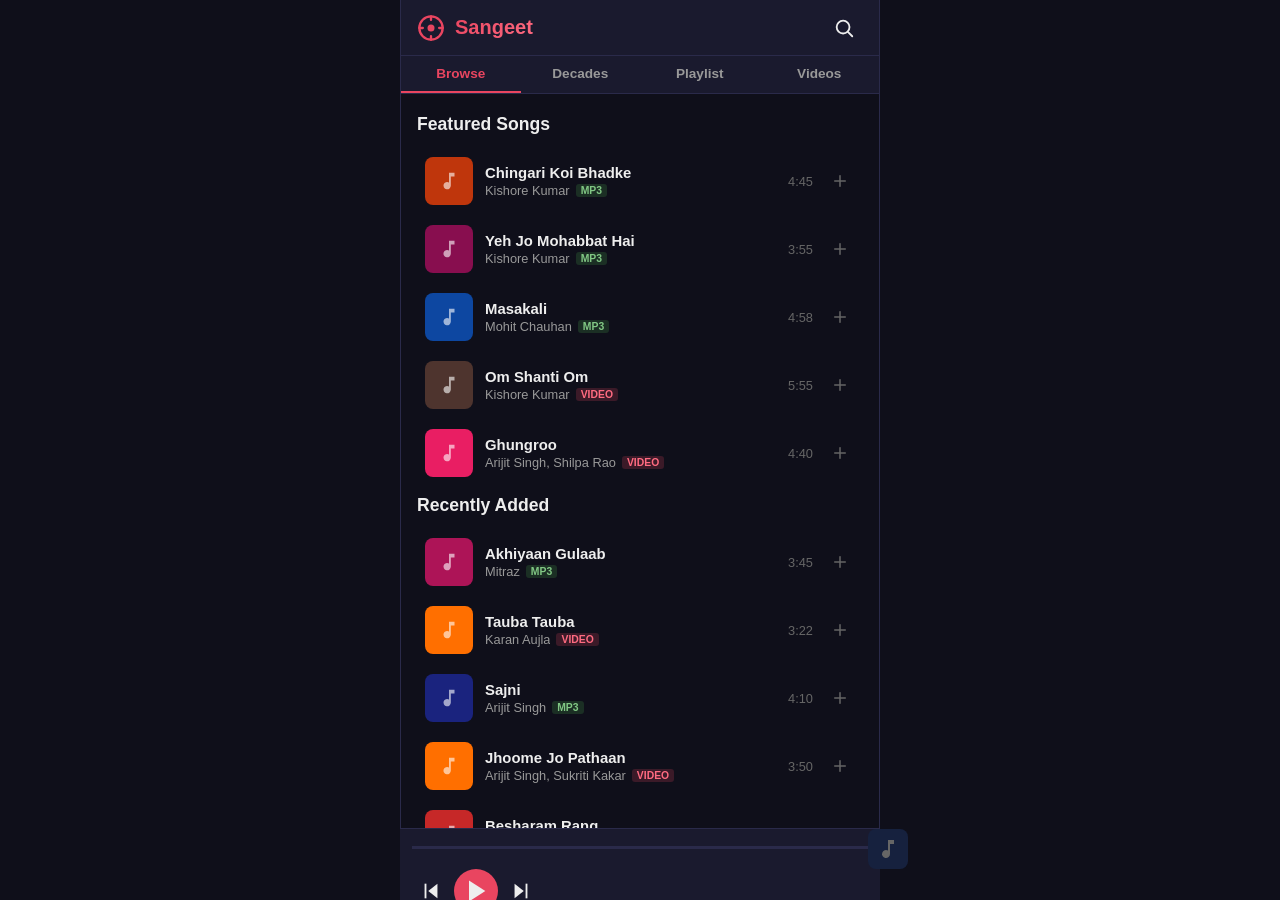
<file: music-player/index.html>
<!DOCTYPE html>
<html lang="en">
<head>
  <meta charset="UTF-8">
  <meta name="viewport" content="width=device-width, initial-scale=1.0, maximum-scale=1.0, user-scalable=no">
  <meta name="theme-color" content="#1a1a2e">
  <meta name="description" content="Indian Music Player - Play your favorite Indian songs from 1970s to 2024">
  <meta name="apple-mobile-web-app-capable" content="yes">
  <meta name="apple-mobile-web-app-status-bar-style" content="black-translucent">
  <title>Sangeet - Indian Music Player</title>
  <link rel="manifest" href="manifest.json">
  <link rel="icon" type="image/svg+xml" href="icons/icon.svg">
  <link rel="apple-touch-icon" href="icons/icon.svg">
  <link rel="stylesheet" href="css/styles.css">
</head>
<body>
  <div id="app">
    <!-- Header -->
    <header class="app-header">
      <div class="header-left">
        <svg class="logo-icon" viewBox="0 0 24 24" width="28" height="28">
          <circle cx="12" cy="12" r="10" fill="none" stroke="currentColor" stroke-width="2"/>
          <circle cx="12" cy="12" r="3" fill="currentColor"/>
          <path d="M12 2 L12 5 M12 19 L12 22 M2 12 L5 12 M19 12 L22 12" stroke="currentColor" stroke-width="2" stroke-linecap="round"/>
        </svg>
        <h1 class="app-title">Sangeet</h1>
      </div>
      <button class="search-toggle-btn" id="searchToggleBtn" aria-label="Search">
        <svg viewBox="0 0 24 24" width="22" height="22">
          <circle cx="11" cy="11" r="7" fill="none" stroke="currentColor" stroke-width="2"/>
          <line x1="16.5" y1="16.5" x2="21" y2="21" stroke="currentColor" stroke-width="2" stroke-linecap="round"/>
        </svg>
      </button>
    </header>

    <!-- Search Bar -->
    <div class="search-bar" id="searchBar">
      <div class="search-input-wrapper">
        <svg class="search-icon" viewBox="0 0 24 24" width="18" height="18">
          <circle cx="11" cy="11" r="7" fill="none" stroke="currentColor" stroke-width="2"/>
          <line x1="16.5" y1="16.5" x2="21" y2="21" stroke="currentColor" stroke-width="2" stroke-linecap="round"/>
        </svg>
        <input type="text" id="searchInput" placeholder="Search songs, artists, movies..." autocomplete="off">
        <button class="search-clear-btn" id="searchClearBtn" aria-label="Clear search">
          <svg viewBox="0 0 24 24" width="18" height="18">
            <line x1="6" y1="6" x2="18" y2="18" stroke="currentColor" stroke-width="2" stroke-linecap="round"/>
            <line x1="18" y1="6" x2="6" y2="18" stroke="currentColor" stroke-width="2" stroke-linecap="round"/>
          </svg>
        </button>
      </div>
    </div>

    <!-- Navigation Tabs -->
    <nav class="tab-nav" id="tabNav">
      <button class="tab-btn active" data-tab="browse">Browse</button>
      <button class="tab-btn" data-tab="decades">Decades</button>
      <button class="tab-btn" data-tab="playlist">Playlist</button>
      <button class="tab-btn" data-tab="video">Videos</button>
    </nav>

    <!-- Main Content -->
    <main class="main-content" id="mainContent">
      <!-- Browse Tab -->
      <section class="tab-content active" id="browseTab">
        <div class="section-header">
          <h2>Featured Songs</h2>
        </div>
        <div class="song-list" id="featuredList"></div>

        <div class="section-header">
          <h2>Recently Added</h2>
        </div>
        <div class="song-list" id="recentList"></div>

        <div class="section-header">
          <h2>All Songs</h2>
        </div>
        <div class="song-list" id="allSongsList"></div>
      </section>

      <!-- Decades Tab -->
      <section class="tab-content" id="decadesTab">
        <div class="decades-grid" id="decadesGrid"></div>
        <div class="song-list" id="decadeSongsList"></div>
      </section>

      <!-- Playlist Tab -->
      <section class="tab-content" id="playlistTab">
        <div class="playlist-header">
          <h2>My Playlist</h2>
          <span class="playlist-count" id="playlistCount">0 songs</span>
        </div>
        <div class="song-list" id="playlistSongsList"></div>
        <div class="empty-state" id="playlistEmpty">
          <svg viewBox="0 0 24 24" width="48" height="48">
            <path d="M12 3v10.55A4 4 0 1 0 14 17V7h4V3h-6z" fill="none" stroke="currentColor" stroke-width="1.5"/>
          </svg>
          <p>Your playlist is empty</p>
          <span>Tap the + button on any song to add it here</span>
        </div>
      </section>

      <!-- Videos Tab -->
      <section class="tab-content" id="videoTab">
        <div class="section-header">
          <h2>Music Videos</h2>
        </div>
        <div class="video-grid" id="videoGrid"></div>
      </section>

      <!-- Search Results -->
      <section class="tab-content" id="searchResults">
        <div class="section-header">
          <h2>Search Results</h2>
          <span class="result-count" id="resultCount"></span>
        </div>
        <div class="song-list" id="searchResultsList"></div>
        <div class="empty-state" id="searchEmpty">
          <svg viewBox="0 0 24 24" width="48" height="48">
            <circle cx="11" cy="11" r="7" fill="none" stroke="currentColor" stroke-width="1.5"/>
            <line x1="16.5" y1="16.5" x2="21" y2="21" stroke="currentColor" stroke-width="1.5" stroke-linecap="round"/>
          </svg>
          <p>No results found</p>
          <span>Try a different search term</span>
        </div>
      </section>
    </main>

    <!-- Video Player Modal -->
    <div class="video-modal" id="videoModal">
      <div class="video-modal-content">
        <button class="video-close-btn" id="videoCloseBtn" aria-label="Close video">
          <svg viewBox="0 0 24 24" width="24" height="24">
            <line x1="6" y1="6" x2="18" y2="18" stroke="currentColor" stroke-width="2" stroke-linecap="round"/>
            <line x1="18" y1="6" x2="6" y2="18" stroke="currentColor" stroke-width="2" stroke-linecap="round"/>
          </svg>
        </button>
        <video id="videoPlayer" controls playsinline>
          Your browser does not support video playback.
        </video>
        <div class="video-info" id="videoInfo">
          <h3 id="videoTitle"></h3>
          <p id="videoArtist"></p>
        </div>
      </div>
    </div>

    <!-- Bottom Player Bar -->
    <div class="player-bar" id="playerBar">
      <div class="player-progress-bar" id="playerProgressBar">
        <div class="player-progress" id="playerProgress"></div>
      </div>
      <div class="player-info" id="playerInfo">
        <div class="player-artwork" id="playerArtwork">
          <svg viewBox="0 0 24 24" width="24" height="24">
            <path d="M12 3v10.55A4 4 0 1 0 14 17V7h4V3h-6z" fill="currentColor"/>
          </svg>
        </div>
        <div class="player-details">
          <span class="player-song-title" id="playerSongTitle">No song playing</span>
          <span class="player-song-artist" id="playerSongArtist">Tap a song to play</span>
        </div>
      </div>
      <div class="player-controls">
        <button class="player-btn" id="prevBtn" aria-label="Previous">
          <svg viewBox="0 0 24 24" width="22" height="22">
            <polygon points="19,20 9,12 19,4" fill="currentColor"/>
            <rect x="5" y="4" width="2" height="16" fill="currentColor"/>
          </svg>
        </button>
        <button class="player-btn play-btn" id="playPauseBtn" aria-label="Play">
          <svg viewBox="0 0 24 24" width="28" height="28" id="playIcon">
            <polygon points="6,3 20,12 6,21" fill="currentColor"/>
          </svg>
          <svg viewBox="0 0 24 24" width="28" height="28" id="pauseIcon" style="display:none">
            <rect x="5" y="3" width="4" height="18" rx="1" fill="currentColor"/>
            <rect x="15" y="3" width="4" height="18" rx="1" fill="currentColor"/>
          </svg>
        </button>
        <button class="player-btn" id="nextBtn" aria-label="Next">
          <svg viewBox="0 0 24 24" width="22" height="22">
            <polygon points="5,4 15,12 5,20" fill="currentColor"/>
            <rect x="17" y="4" width="2" height="16" fill="currentColor"/>
          </svg>
        </button>
      </div>
    </div>

    <!-- Audio Element -->
    <audio id="audioPlayer" preload="metadata"></audio>
  </div>

  <script src="js/catalog.js"></script>
  <script src="js/app.js"></script>
</body>
</html>
</file>
<file: music-player/css/styles.css>
/* === Reset & Base === */
*, *::before, *::after {
  margin: 0;
  padding: 0;
  box-sizing: border-box;
}

:root {
  --bg-primary: #0f0f1a;
  --bg-secondary: #1a1a2e;
  --bg-card: #16213e;
  --bg-hover: #1f3058;
  --accent: #e94560;
  --accent-light: #ff6b81;
  --text-primary: #eee;
  --text-secondary: #999;
  --text-muted: #666;
  --border: #2a2a4a;
  --shadow: rgba(0, 0, 0, 0.3);
  --player-height: 72px;
  --header-height: 56px;
  --tab-height: 44px;
  --safe-bottom: env(safe-area-inset-bottom, 0px);
}

html {
  font-size: 16px;
  -webkit-text-size-adjust: 100%;
}

body {
  font-family: -apple-system, BlinkMacSystemFont, 'Segoe UI', Roboto, Helvetica, Arial, sans-serif;
  background: var(--bg-primary);
  color: var(--text-primary);
  min-height: 100vh;
  min-height: 100dvh;
  overflow: hidden;
  -webkit-tap-highlight-color: transparent;
  user-select: none;
}

#app {
  display: flex;
  flex-direction: column;
  height: 100vh;
  height: 100dvh;
  max-width: 480px;
  margin: 0 auto;
  position: relative;
}

/* === Header === */
.app-header {
  display: flex;
  align-items: center;
  justify-content: space-between;
  height: var(--header-height);
  padding: 0 16px;
  background: var(--bg-secondary);
  border-bottom: 1px solid var(--border);
  flex-shrink: 0;
  z-index: 10;
}

.header-left {
  display: flex;
  align-items: center;
  gap: 10px;
}

.logo-icon {
  color: var(--accent);
}

.app-title {
  font-size: 1.25rem;
  font-weight: 700;
  background: linear-gradient(135deg, var(--accent), var(--accent-light));
  -webkit-background-clip: text;
  -webkit-text-fill-color: transparent;
  background-clip: text;
}

.search-toggle-btn {
  background: none;
  border: none;
  color: var(--text-primary);
  cursor: pointer;
  padding: 8px;
  border-radius: 50%;
  display: flex;
  align-items: center;
  justify-content: center;
  transition: background 0.2s;
}

.search-toggle-btn:active {
  background: var(--bg-hover);
}

/* === Search Bar === */
.search-bar {
  padding: 8px 16px;
  background: var(--bg-secondary);
  display: none;
  flex-shrink: 0;
}

.search-bar.active {
  display: block;
}

.search-input-wrapper {
  display: flex;
  align-items: center;
  background: var(--bg-card);
  border-radius: 10px;
  padding: 0 12px;
  gap: 8px;
}

.search-icon {
  color: var(--text-secondary);
  flex-shrink: 0;
}

.search-input-wrapper input {
  flex: 1;
  background: none;
  border: none;
  color: var(--text-primary);
  font-size: 0.95rem;
  padding: 10px 0;
  outline: none;
}

.search-input-wrapper input::placeholder {
  color: var(--text-muted);
}

.search-clear-btn {
  background: none;
  border: none;
  color: var(--text-secondary);
  cursor: pointer;
  padding: 4px;
  display: none;
  align-items: center;
  justify-content: center;
}

.search-clear-btn.visible {
  display: flex;
}

/* === Tab Navigation === */
.tab-nav {
  display: flex;
  background: var(--bg-secondary);
  border-bottom: 1px solid var(--border);
  flex-shrink: 0;
  overflow-x: auto;
  scrollbar-width: none;
}

.tab-nav::-webkit-scrollbar {
  display: none;
}

.tab-btn {
  flex: 1;
  min-width: max-content;
  padding: 10px 16px;
  background: none;
  border: none;
  border-bottom: 2px solid transparent;
  color: var(--text-secondary);
  font-size: 0.85rem;
  font-weight: 600;
  cursor: pointer;
  white-space: nowrap;
  transition: color 0.2s, border-color 0.2s;
}

.tab-btn.active {
  color: var(--accent);
  border-bottom-color: var(--accent);
}

/* === Main Content === */
.main-content {
  flex: 1;
  overflow-y: auto;
  overflow-x: hidden;
  padding-bottom: calc(var(--player-height) + var(--safe-bottom) + 8px);
  -webkit-overflow-scrolling: touch;
}

.tab-content {
  display: none;
  padding: 12px 0;
}

.tab-content.active {
  display: block;
}

/* === Section Headers === */
.section-header {
  display: flex;
  align-items: center;
  justify-content: space-between;
  padding: 8px 16px 12px;
}

.section-header h2 {
  font-size: 1.1rem;
  font-weight: 700;
}

.result-count {
  font-size: 0.8rem;
  color: var(--text-secondary);
}

/* === Song List === */
.song-list {
  padding: 0 12px;
}

.song-item {
  display: flex;
  align-items: center;
  padding: 10px 12px;
  border-radius: 12px;
  cursor: pointer;
  transition: background 0.2s;
  gap: 12px;
}

.song-item:active,
.song-item.active {
  background: var(--bg-hover);
}

.song-item.playing {
  background: var(--bg-card);
}

.song-artwork {
  width: 48px;
  height: 48px;
  border-radius: 8px;
  background: var(--bg-card);
  display: flex;
  align-items: center;
  justify-content: center;
  flex-shrink: 0;
  overflow: hidden;
  position: relative;
}

.song-artwork .artwork-color {
  width: 100%;
  height: 100%;
  display: flex;
  align-items: center;
  justify-content: center;
}

.song-artwork svg {
  color: var(--text-muted);
}

.song-artwork .playing-indicator {
  position: absolute;
  inset: 0;
  background: rgba(0, 0, 0, 0.5);
  display: none;
  align-items: center;
  justify-content: center;
}

.song-item.playing .playing-indicator {
  display: flex;
}

.playing-bars {
  display: flex;
  align-items: flex-end;
  gap: 2px;
  height: 16px;
}

.playing-bars span {
  width: 3px;
  background: var(--accent);
  border-radius: 1px;
  animation: playingBar 0.8s ease-in-out infinite;
}

.playing-bars span:nth-child(1) { animation-delay: 0s; height: 8px; }
.playing-bars span:nth-child(2) { animation-delay: 0.2s; height: 14px; }
.playing-bars span:nth-child(3) { animation-delay: 0.4s; height: 10px; }

@keyframes playingBar {
  0%, 100% { transform: scaleY(0.5); }
  50% { transform: scaleY(1); }
}

.song-details {
  flex: 1;
  min-width: 0;
}

.song-title {
  font-size: 0.93rem;
  font-weight: 600;
  white-space: nowrap;
  overflow: hidden;
  text-overflow: ellipsis;
}

.song-meta {
  display: flex;
  align-items: center;
  gap: 6px;
  margin-top: 2px;
}

.song-artist {
  font-size: 0.8rem;
  color: var(--text-secondary);
  white-space: nowrap;
  overflow: hidden;
  text-overflow: ellipsis;
}

.song-type-badge {
  font-size: 0.65rem;
  padding: 1px 5px;
  border-radius: 3px;
  font-weight: 600;
  text-transform: uppercase;
  flex-shrink: 0;
}

.song-type-badge.mp3 {
  background: rgba(76, 175, 80, 0.2);
  color: #81c784;
}

.song-type-badge.video {
  background: rgba(233, 69, 96, 0.2);
  color: var(--accent-light);
}

.song-duration {
  font-size: 0.8rem;
  color: var(--text-muted);
  flex-shrink: 0;
  margin-left: auto;
}

.song-actions {
  display: flex;
  align-items: center;
  gap: 4px;
  flex-shrink: 0;
}

.song-action-btn {
  background: none;
  border: none;
  color: var(--text-muted);
  cursor: pointer;
  padding: 6px;
  border-radius: 50%;
  display: flex;
  align-items: center;
  justify-content: center;
  transition: color 0.2s, background 0.2s;
}

.song-action-btn:active {
  background: var(--bg-hover);
}

.song-action-btn.in-playlist {
  color: var(--accent);
}

/* === Decades Grid === */
.decades-grid {
  display: grid;
  grid-template-columns: repeat(3, 1fr);
  gap: 10px;
  padding: 0 16px 16px;
}

.decade-card {
  background: var(--bg-card);
  border-radius: 12px;
  padding: 16px 12px;
  text-align: center;
  cursor: pointer;
  transition: transform 0.2s, background 0.2s;
  border: 1px solid var(--border);
}

.decade-card:active {
  transform: scale(0.96);
  background: var(--bg-hover);
}

.decade-card.active {
  border-color: var(--accent);
  background: rgba(233, 69, 96, 0.1);
}

.decade-label {
  font-size: 1.1rem;
  font-weight: 700;
}

.decade-count {
  font-size: 0.75rem;
  color: var(--text-secondary);
  margin-top: 4px;
}

.decade-emoji {
  font-size: 1.5rem;
  margin-bottom: 6px;
}

/* === Video Grid === */
.video-grid {
  display: grid;
  grid-template-columns: repeat(2, 1fr);
  gap: 12px;
  padding: 0 16px;
}

.video-card {
  background: var(--bg-card);
  border-radius: 12px;
  overflow: hidden;
  cursor: pointer;
  transition: transform 0.2s;
}

.video-card:active {
  transform: scale(0.97);
}

.video-thumbnail {
  width: 100%;
  aspect-ratio: 16/9;
  display: flex;
  align-items: center;
  justify-content: center;
  position: relative;
}

.video-thumbnail .play-overlay {
  position: absolute;
  inset: 0;
  display: flex;
  align-items: center;
  justify-content: center;
  background: rgba(0, 0, 0, 0.3);
}

.video-thumbnail .play-overlay svg {
  color: white;
  filter: drop-shadow(0 2px 4px rgba(0, 0, 0, 0.5));
}

.video-card-info {
  padding: 10px;
}

.video-card-title {
  font-size: 0.82rem;
  font-weight: 600;
  white-space: nowrap;
  overflow: hidden;
  text-overflow: ellipsis;
}

.video-card-artist {
  font-size: 0.72rem;
  color: var(--text-secondary);
  margin-top: 2px;
  white-space: nowrap;
  overflow: hidden;
  text-overflow: ellipsis;
}

/* === Video Modal === */
.video-modal {
  position: fixed;
  inset: 0;
  background: rgba(0, 0, 0, 0.95);
  z-index: 100;
  display: none;
  flex-direction: column;
  align-items: center;
  justify-content: center;
}

.video-modal.active {
  display: flex;
}

.video-modal-content {
  width: 100%;
  max-width: 480px;
  display: flex;
  flex-direction: column;
}

.video-close-btn {
  position: absolute;
  top: 12px;
  right: 12px;
  background: rgba(255, 255, 255, 0.15);
  border: none;
  color: white;
  cursor: pointer;
  padding: 8px;
  border-radius: 50%;
  z-index: 101;
  display: flex;
  align-items: center;
  justify-content: center;
}

#videoPlayer {
  width: 100%;
  max-height: 60vh;
  background: black;
}

.video-info {
  padding: 16px;
  text-align: center;
}

.video-info h3 {
  font-size: 1rem;
  font-weight: 600;
}

.video-info p {
  font-size: 0.85rem;
  color: var(--text-secondary);
  margin-top: 4px;
}

/* === Playlist === */
.playlist-header {
  display: flex;
  align-items: center;
  justify-content: space-between;
  padding: 8px 16px 12px;
}

.playlist-header h2 {
  font-size: 1.1rem;
  font-weight: 700;
}

.playlist-count {
  font-size: 0.8rem;
  color: var(--text-secondary);
}

/* === Empty State === */
.empty-state {
  display: none;
  flex-direction: column;
  align-items: center;
  justify-content: center;
  padding: 48px 24px;
  text-align: center;
  color: var(--text-muted);
}

.empty-state.visible {
  display: flex;
}

.empty-state svg {
  color: var(--text-muted);
  margin-bottom: 16px;
  opacity: 0.5;
}

.empty-state p {
  font-size: 1rem;
  font-weight: 600;
  color: var(--text-secondary);
}

.empty-state span {
  font-size: 0.85rem;
  margin-top: 4px;
}

/* === Bottom Player Bar === */
.player-bar {
  position: fixed;
  bottom: 0;
  left: 50%;
  transform: translateX(-50%);
  width: 100%;
  max-width: 480px;
  height: var(--player-height);
  background: var(--bg-secondary);
  border-top: 1px solid var(--border);
  display: flex;
  flex-wrap: wrap;
  align-items: center;
  padding: 0 12px;
  padding-bottom: var(--safe-bottom);
  z-index: 50;
}

.player-progress-bar {
  width: 100%;
  height: 3px;
  background: var(--border);
  cursor: pointer;
  position: relative;
  margin-bottom: 4px;
}

.player-progress {
  height: 100%;
  background: var(--accent);
  width: 0%;
  transition: width 0.1s linear;
  border-radius: 2px;
}

.player-info {
  display: flex;
  align-items: center;
  gap: 10px;
  flex: 1;
  min-width: 0;
  cursor: pointer;
}

.player-artwork {
  width: 40px;
  height: 40px;
  border-radius: 8px;
  background: var(--bg-card);
  display: flex;
  align-items: center;
  justify-content: center;
  flex-shrink: 0;
  overflow: hidden;
}

.player-artwork .artwork-color {
  width: 100%;
  height: 100%;
  display: flex;
  align-items: center;
  justify-content: center;
}

.player-artwork svg {
  color: var(--text-muted);
}

.player-details {
  flex: 1;
  min-width: 0;
}

.player-song-title {
  display: block;
  font-size: 0.85rem;
  font-weight: 600;
  white-space: nowrap;
  overflow: hidden;
  text-overflow: ellipsis;
}

.player-song-artist {
  display: block;
  font-size: 0.75rem;
  color: var(--text-secondary);
  white-space: nowrap;
  overflow: hidden;
  text-overflow: ellipsis;
}

.player-controls {
  display: flex;
  align-items: center;
  gap: 4px;
}

.player-btn {
  background: none;
  border: none;
  color: var(--text-primary);
  cursor: pointer;
  padding: 8px;
  border-radius: 50%;
  display: flex;
  align-items: center;
  justify-content: center;
  transition: background 0.2s;
}

.player-btn:active {
  background: var(--bg-hover);
}

.play-btn {
  width: 44px;
  height: 44px;
  background: var(--accent);
  border-radius: 50%;
}

.play-btn:active {
  background: var(--accent-light);
}

/* === Toast Notification === */
.toast {
  position: fixed;
  bottom: calc(var(--player-height) + 16px);
  left: 50%;
  transform: translateX(-50%) translateY(100px);
  background: var(--bg-card);
  color: var(--text-primary);
  padding: 10px 20px;
  border-radius: 8px;
  font-size: 0.85rem;
  opacity: 0;
  transition: transform 0.3s ease, opacity 0.3s ease;
  z-index: 60;
  border: 1px solid var(--border);
  max-width: 90%;
  text-align: center;
}

.toast.visible {
  transform: translateX(-50%) translateY(0);
  opacity: 1;
}

/* === Scrollbar === */
.main-content::-webkit-scrollbar {
  width: 4px;
}

.main-content::-webkit-scrollbar-track {
  background: transparent;
}

.main-content::-webkit-scrollbar-thumb {
  background: var(--border);
  border-radius: 2px;
}

/* === Responsive === */
@media (min-width: 481px) {
  #app {
    border-left: 1px solid var(--border);
    border-right: 1px solid var(--border);
  }
}

@media (max-width: 360px) {
  .decades-grid {
    grid-template-columns: repeat(2, 1fr);
  }

  .video-grid {
    grid-template-columns: 1fr;
  }
}
</file>
